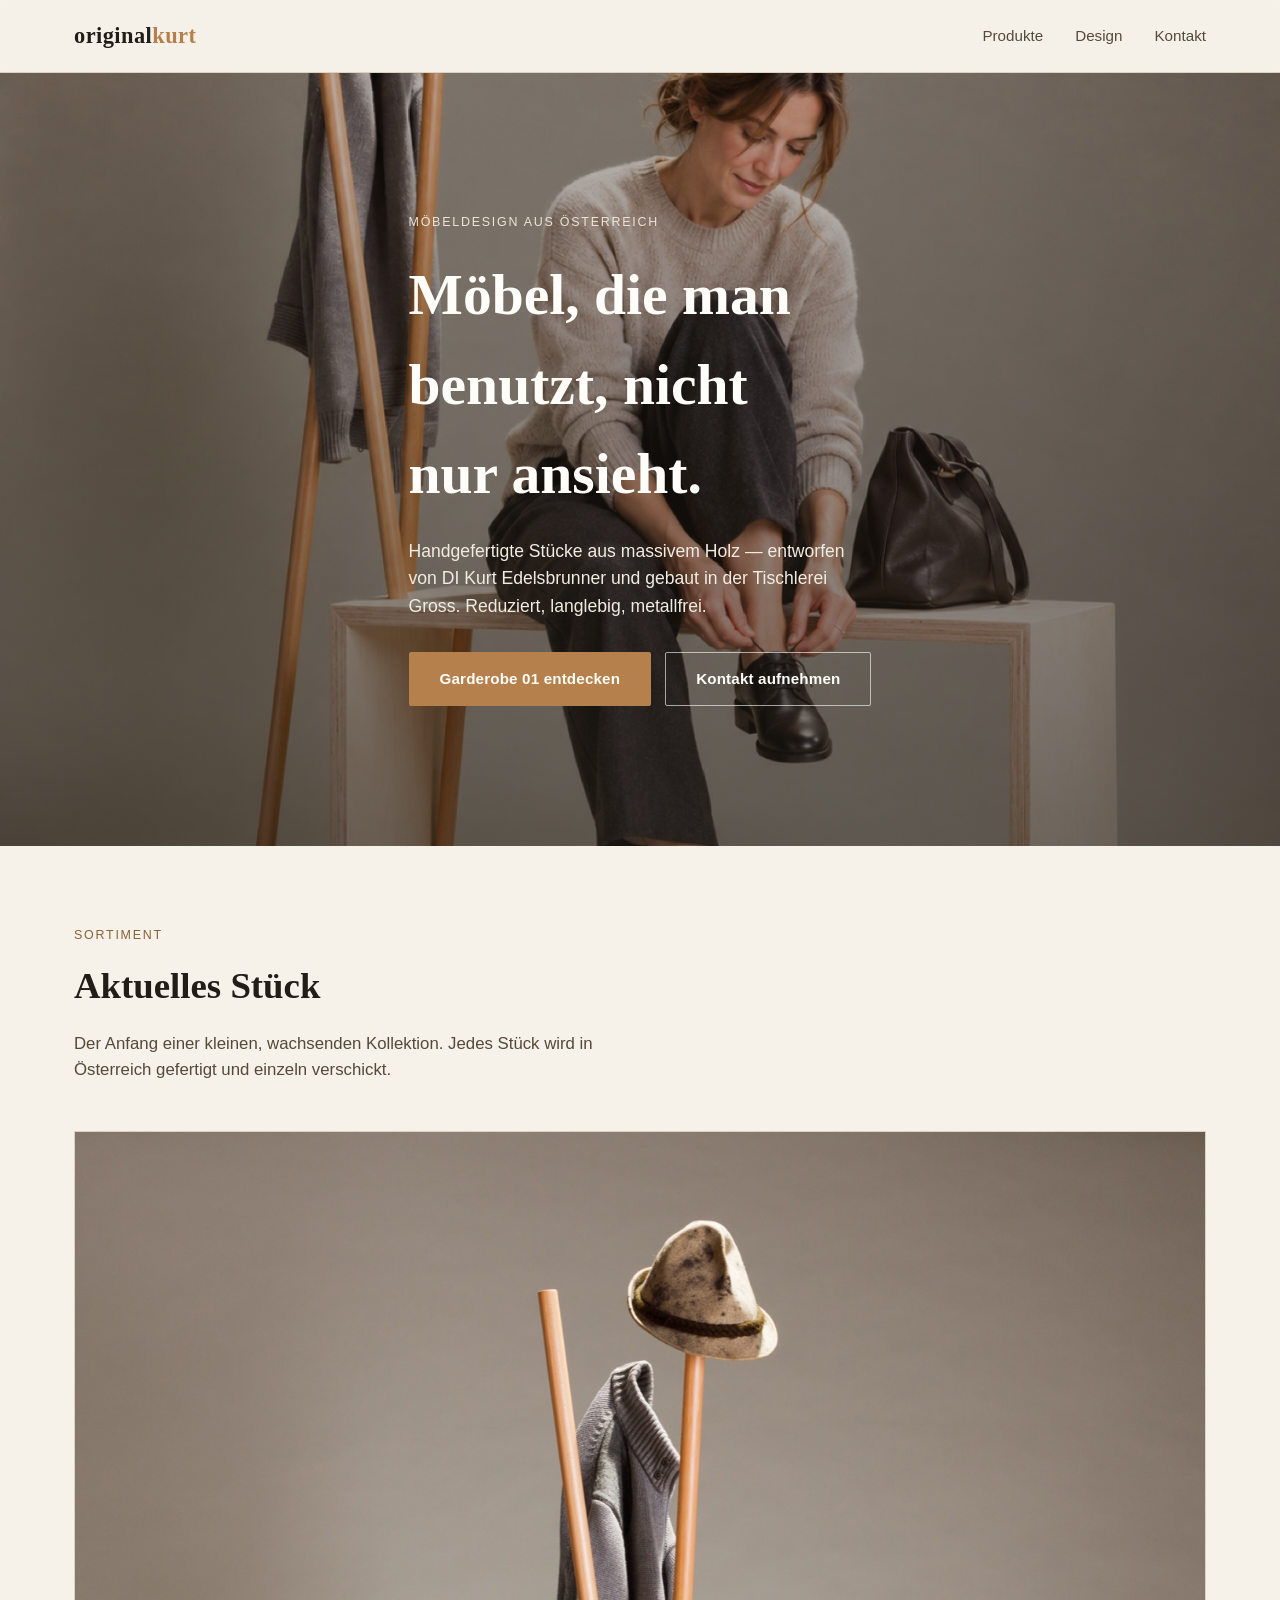
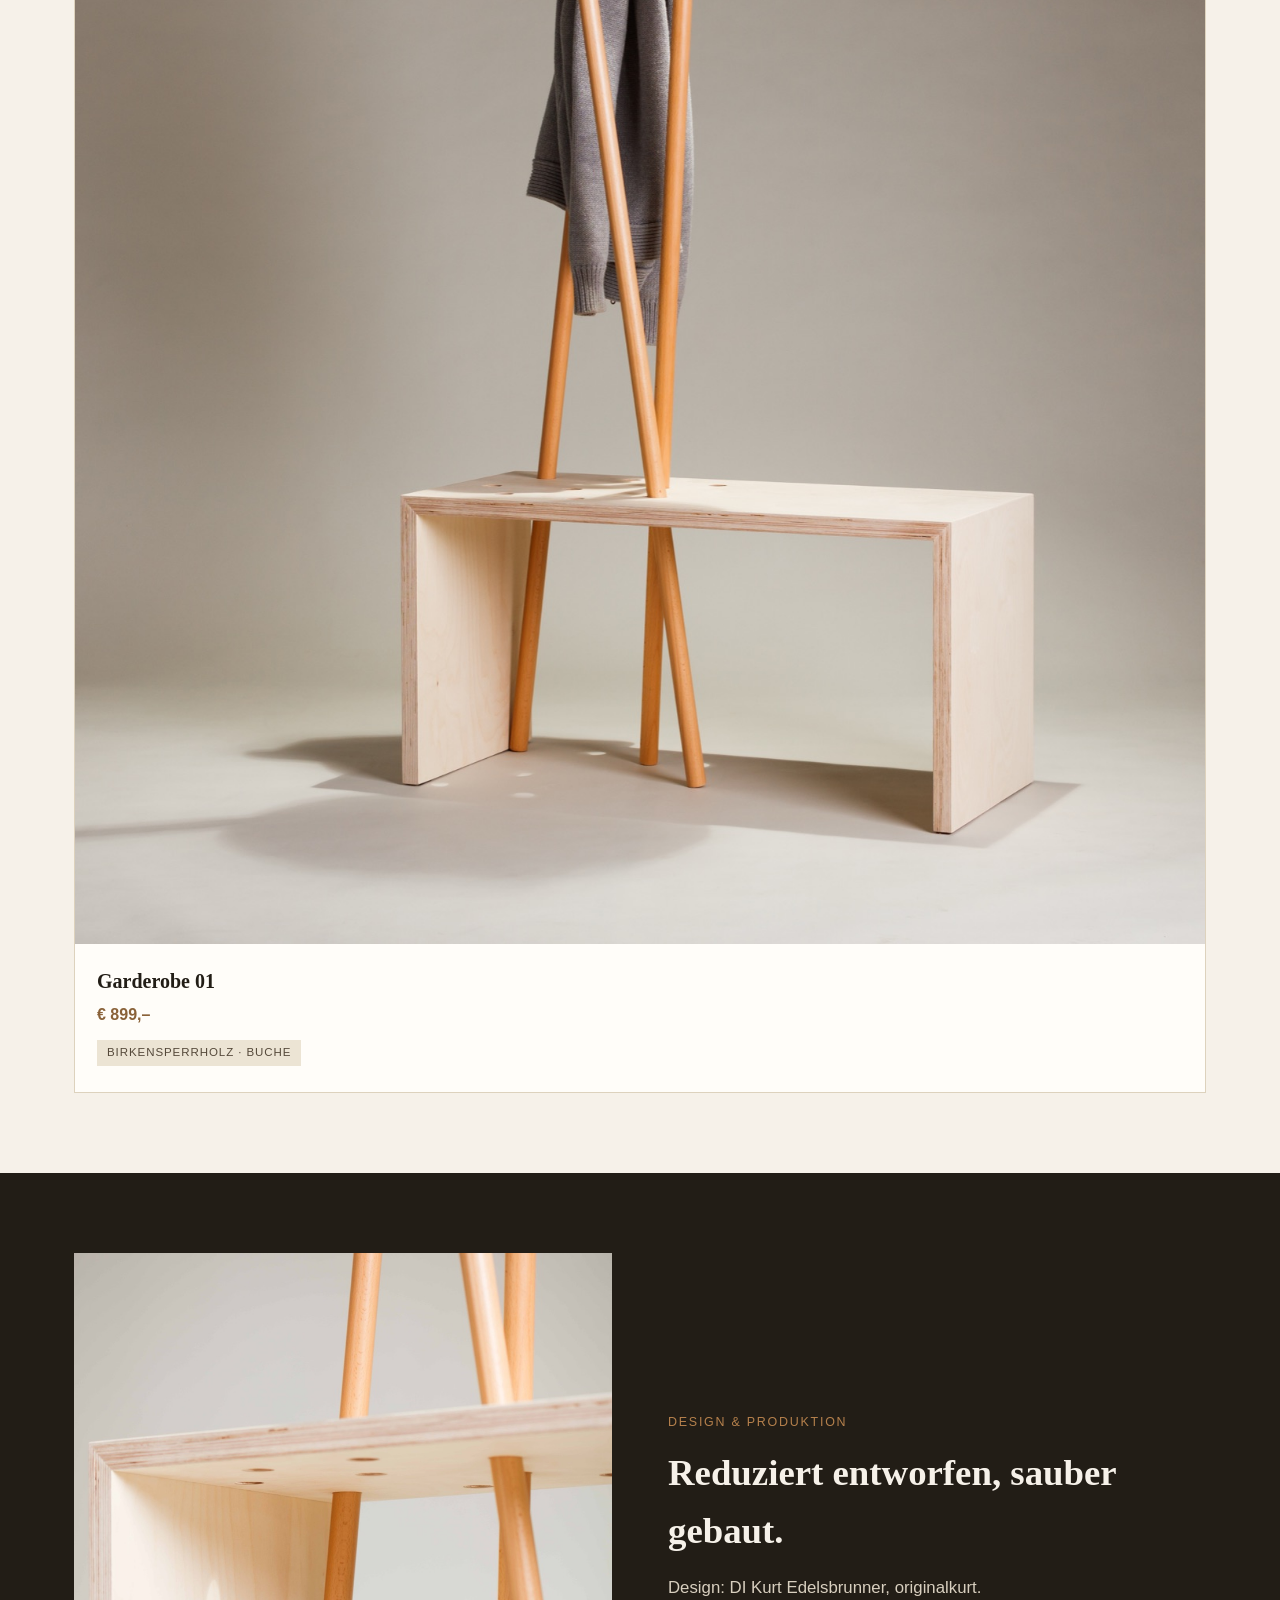
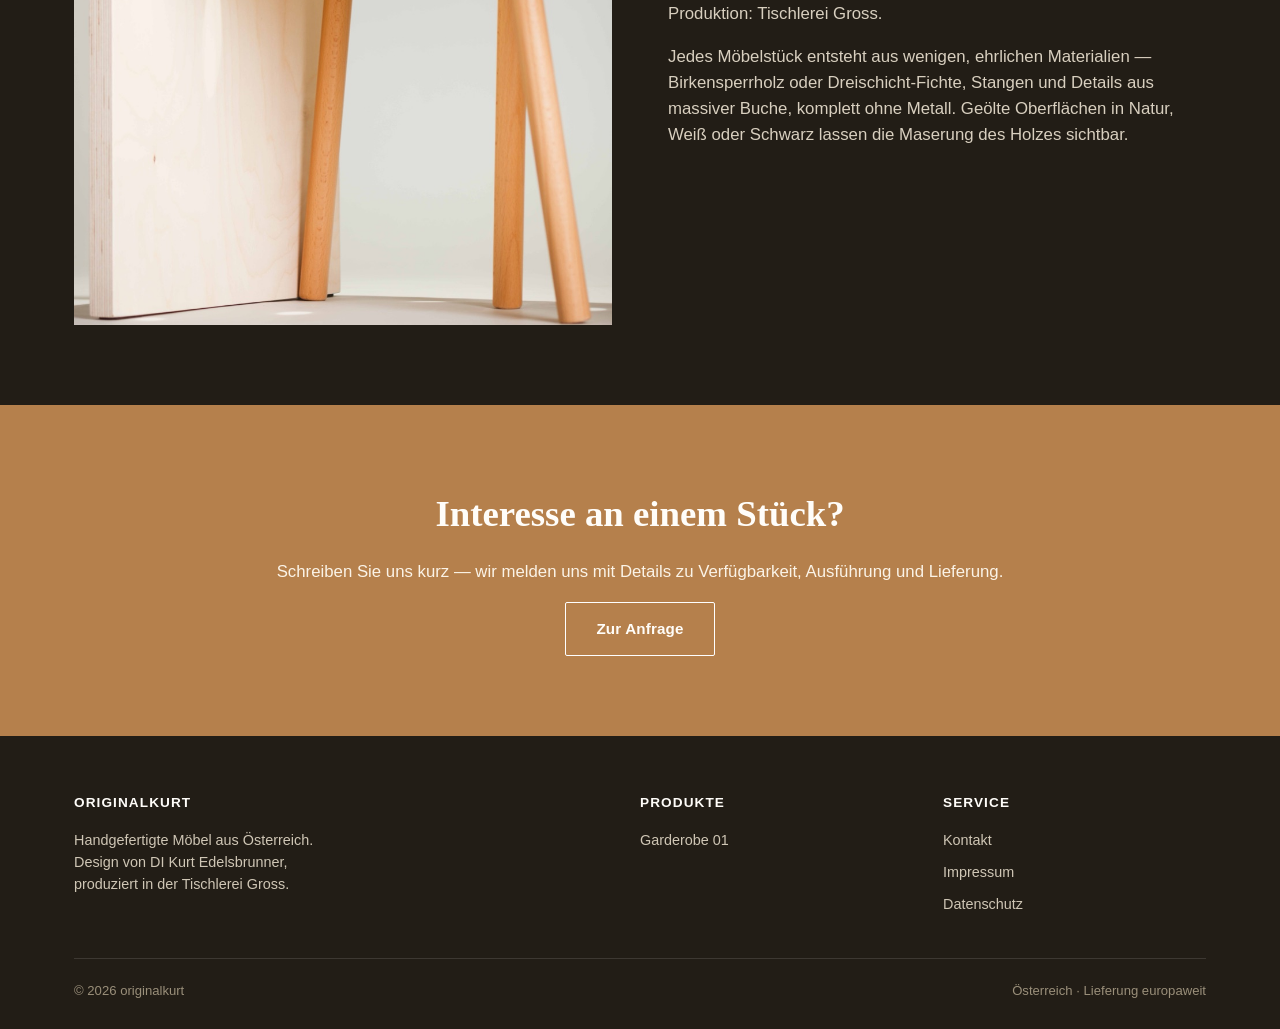
<file: index.html>
<!doctype html>
<html lang="de-AT">
<head>
  <meta charset="utf-8" />
  <meta name="viewport" content="width=device-width, initial-scale=1" />
  <title>originalkurt — Möbeldesign aus Österreich</title>
  <meta name="description" content="originalkurt: handgefertigte Möbel aus Österreich. Design von DI Kurt Edelsbrunner, produziert in der Tischlerei Gross." />
  <link rel="icon" href="favicon.svg" type="image/svg+xml" />
  <link rel="stylesheet" href="style.css" />
  <meta property="og:title" content="originalkurt — Möbeldesign aus Österreich" />
  <meta property="og:description" content="Handgefertigte Möbel aus Österreich. Design von DI Kurt Edelsbrunner." />
  <meta property="og:image" content="images/garderobe-01-hero.jpg" />
  <meta property="og:type" content="website" />
</head>
<body>

  <header class="site-header">
    <div class="wrap">
      <a href="index.html" class="logo">original<span>kurt</span></a>
      <nav class="nav">
        <a href="index.html#produkte">Produkte</a>
        <a href="index.html#design">Design</a>
        <a href="index.html#kontakt">Kontakt</a>
      </nav>
      <button class="nav-toggle" aria-label="Menü öffnen" aria-expanded="false"><span></span></button>
    </div>
  </header>

  <section class="hero" style="background-image: linear-gradient(0deg, rgba(34,29,22,0.15), rgba(34,29,22,0.15)), url('images/garderobe-01-lifestyle-1.jpg');">
    <div class="wrap">
      <div class="hero-eyebrow">Möbeldesign aus Österreich</div>
      <h1>Möbel, die man benutzt, nicht nur ansieht.</h1>
      <p>Handgefertigte Stücke aus massivem Holz — entworfen von DI Kurt Edelsbrunner und gebaut in der Tischlerei Gross. Reduziert, langlebig, metallfrei.</p>
      <div class="cta-row">
        <a href="garderobe-01.html" class="btn btn-primary">Garderobe 01 entdecken</a>
        <a href="#kontakt" class="btn btn-ghost">Kontakt aufnehmen</a>
      </div>
    </div>
  </section>

  <section id="produkte">
    <div class="wrap">
      <div class="section-head">
        <div class="eyebrow">Sortiment</div>
        <h2>Aktuelles Stück</h2>
        <p class="lede">Der Anfang einer kleinen, wachsenden Kollektion. Jedes Stück wird in Österreich gefertigt und einzeln verschickt.</p>
      </div>
      <div class="products">
        <a class="product-card" href="garderobe-01.html">
          <div class="img-box">
            <img src="images/garderobe-01-hero.jpg" alt="Garderobe 01 von originalkurt — freistehende Garderobe aus Birkensperrholz mit Sitzbank" loading="lazy" />
          </div>
          <div class="card-body">
            <h3>Garderobe 01</h3>
            <div class="price">€ 899,–</div>
            <span class="tag">Birkensperrholz · Buche</span>
          </div>
        </a>
      </div>
    </div>
  </section>

  <section id="design" class="about-dark">
    <div class="wrap about-split">
      <div class="img-box">
        <img src="images/garderobe-01-detail-1.jpg" alt="Detailaufnahme der Zapfenverbindung der Garderobe 01" loading="lazy" />
      </div>
      <div>
        <div class="eyebrow">Design &amp; Produktion</div>
        <h2>Reduziert entworfen, sauber gebaut.</h2>
        <p class="lede">
          Design: DI Kurt Edelsbrunner, originalkurt.<br />
          Produktion: Tischlerei Gross.
        </p>
        <p class="lede">
          Jedes Möbelstück entsteht aus wenigen, ehrlichen Materialien — Birkensperrholz oder Dreischicht-Fichte,
          Stangen und Details aus massiver Buche, komplett ohne Metall. Geölte Oberflächen in Natur, Weiß oder
          Schwarz lassen die Maserung des Holzes sichtbar.
        </p>
      </div>
    </div>
  </section>

  <section class="cta-band" id="kontakt">
    <div class="wrap">
      <h2>Interesse an einem Stück?</h2>
      <p class="lede">Schreiben Sie uns kurz — wir melden uns mit Details zu Verfügbarkeit, Ausführung und Lieferung.</p>
      <a href="garderobe-01.html#anfrage" class="btn btn-ghost" style="border-color:#fff;">Zur Anfrage</a>
    </div>
  </section>

  <footer class="site-footer">
    <div class="wrap">
      <div class="footer-grid">
        <div>
          <h4>originalkurt</h4>
          <p style="max-width:34ch;">Handgefertigte Möbel aus Österreich. Design von DI Kurt Edelsbrunner, produziert in der Tischlerei Gross.</p>
        </div>
        <div>
          <h4>Produkte</h4>
          <ul>
            <li><a href="garderobe-01.html">Garderobe 01</a></li>
          </ul>
        </div>
        <div>
          <h4>Service</h4>
          <ul>
            <li><a href="index.html#kontakt">Kontakt</a></li>
            <li><a href="impressum.html">Impressum</a></li>
            <li><a href="datenschutz.html">Datenschutz</a></li>
          </ul>
        </div>
      </div>
      <div class="footer-bottom">
        <span>© <span data-year></span> originalkurt</span>
        <span>Österreich · Lieferung europaweit</span>
      </div>
    </div>
  </footer>

  <script src="script.js"></script>
</body>
</html>
</file>
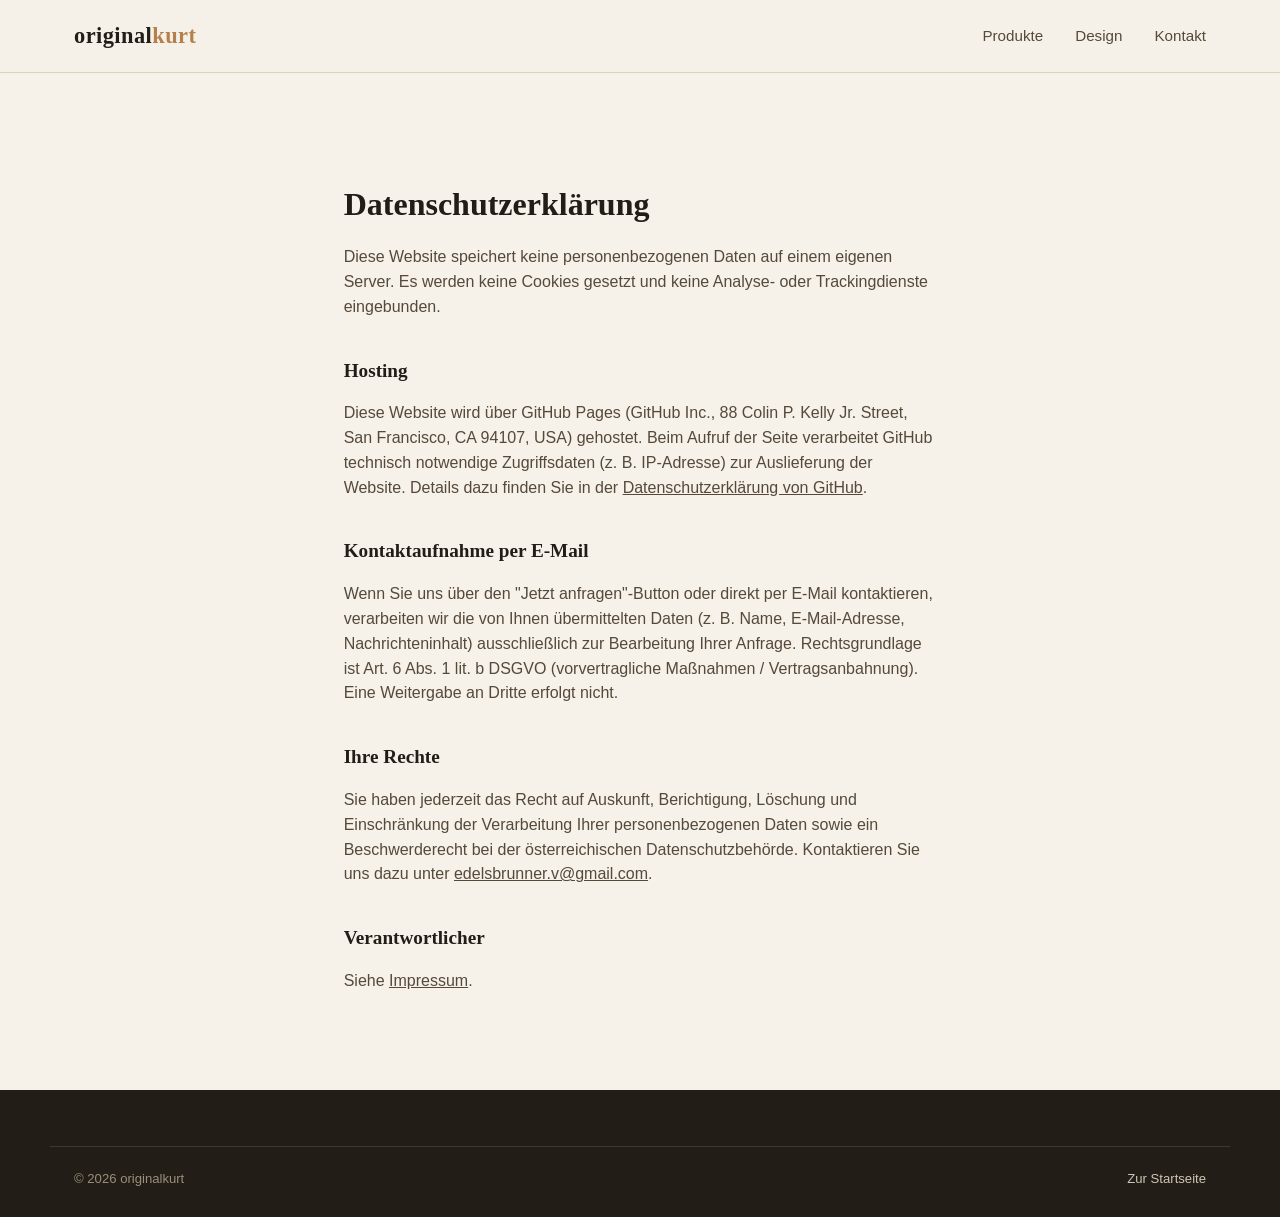
<file: datenschutz.html>
<!doctype html>
<html lang="de-AT">
<head>
  <meta charset="utf-8" />
  <meta name="viewport" content="width=device-width, initial-scale=1" />
  <title>Datenschutz — originalkurt</title>
  <link rel="icon" href="favicon.svg" type="image/svg+xml" />
  <link rel="stylesheet" href="style.css" />
</head>
<body>

  <header class="site-header">
    <div class="wrap">
      <a href="index.html" class="logo">original<span>kurt</span></a>
      <nav class="nav">
        <a href="index.html#produkte">Produkte</a>
        <a href="index.html#design">Design</a>
        <a href="index.html#kontakt">Kontakt</a>
      </nav>
      <button class="nav-toggle" aria-label="Menü öffnen" aria-expanded="false"><span></span></button>
    </div>
  </header>

  <section>
    <div class="wrap legal">
      <h1>Datenschutzerklärung</h1>
      <p>
        Diese Website speichert keine personenbezogenen Daten auf einem eigenen Server. Es werden keine
        Cookies gesetzt und keine Analyse- oder Trackingdienste eingebunden.
      </p>

      <h2>Hosting</h2>
      <p>
        Diese Website wird über GitHub Pages (GitHub Inc., 88 Colin P. Kelly Jr. Street, San Francisco, CA
        94107, USA) gehostet. Beim Aufruf der Seite verarbeitet GitHub technisch notwendige Zugriffsdaten
        (z. B. IP-Adresse) zur Auslieferung der Website. Details dazu finden Sie in der
        <a href="https://docs.github.com/en/site-policy/privacy-policies/github-general-privacy-statement" target="_blank" rel="noopener">Datenschutzerklärung von GitHub</a>.
      </p>

      <h2>Kontaktaufnahme per E-Mail</h2>
      <p>
        Wenn Sie uns über den "Jetzt anfragen"-Button oder direkt per E-Mail kontaktieren, verarbeiten wir die
        von Ihnen übermittelten Daten (z. B. Name, E-Mail-Adresse, Nachrichteninhalt) ausschließlich zur
        Bearbeitung Ihrer Anfrage. Rechtsgrundlage ist Art. 6 Abs. 1 lit. b DSGVO (vorvertragliche Maßnahmen /
        Vertragsanbahnung). Eine Weitergabe an Dritte erfolgt nicht.
      </p>

      <h2>Ihre Rechte</h2>
      <p>
        Sie haben jederzeit das Recht auf Auskunft, Berichtigung, Löschung und Einschränkung der Verarbeitung
        Ihrer personenbezogenen Daten sowie ein Beschwerderecht bei der österreichischen Datenschutzbehörde.
        Kontaktieren Sie uns dazu unter
        <a href="mailto:edelsbrunner.v@gmail.com">edelsbrunner.v@gmail.com</a>.
      </p>

      <h2>Verantwortlicher</h2>
      <p>Siehe <a href="impressum.html">Impressum</a>.</p>
    </div>
  </section>

  <footer class="site-footer">
    <div class="wrap footer-bottom">
      <span>© <span data-year></span> originalkurt</span>
      <span><a href="index.html">Zur Startseite</a></span>
    </div>
  </footer>

  <script src="script.js"></script>
</body>
</html>
</file>
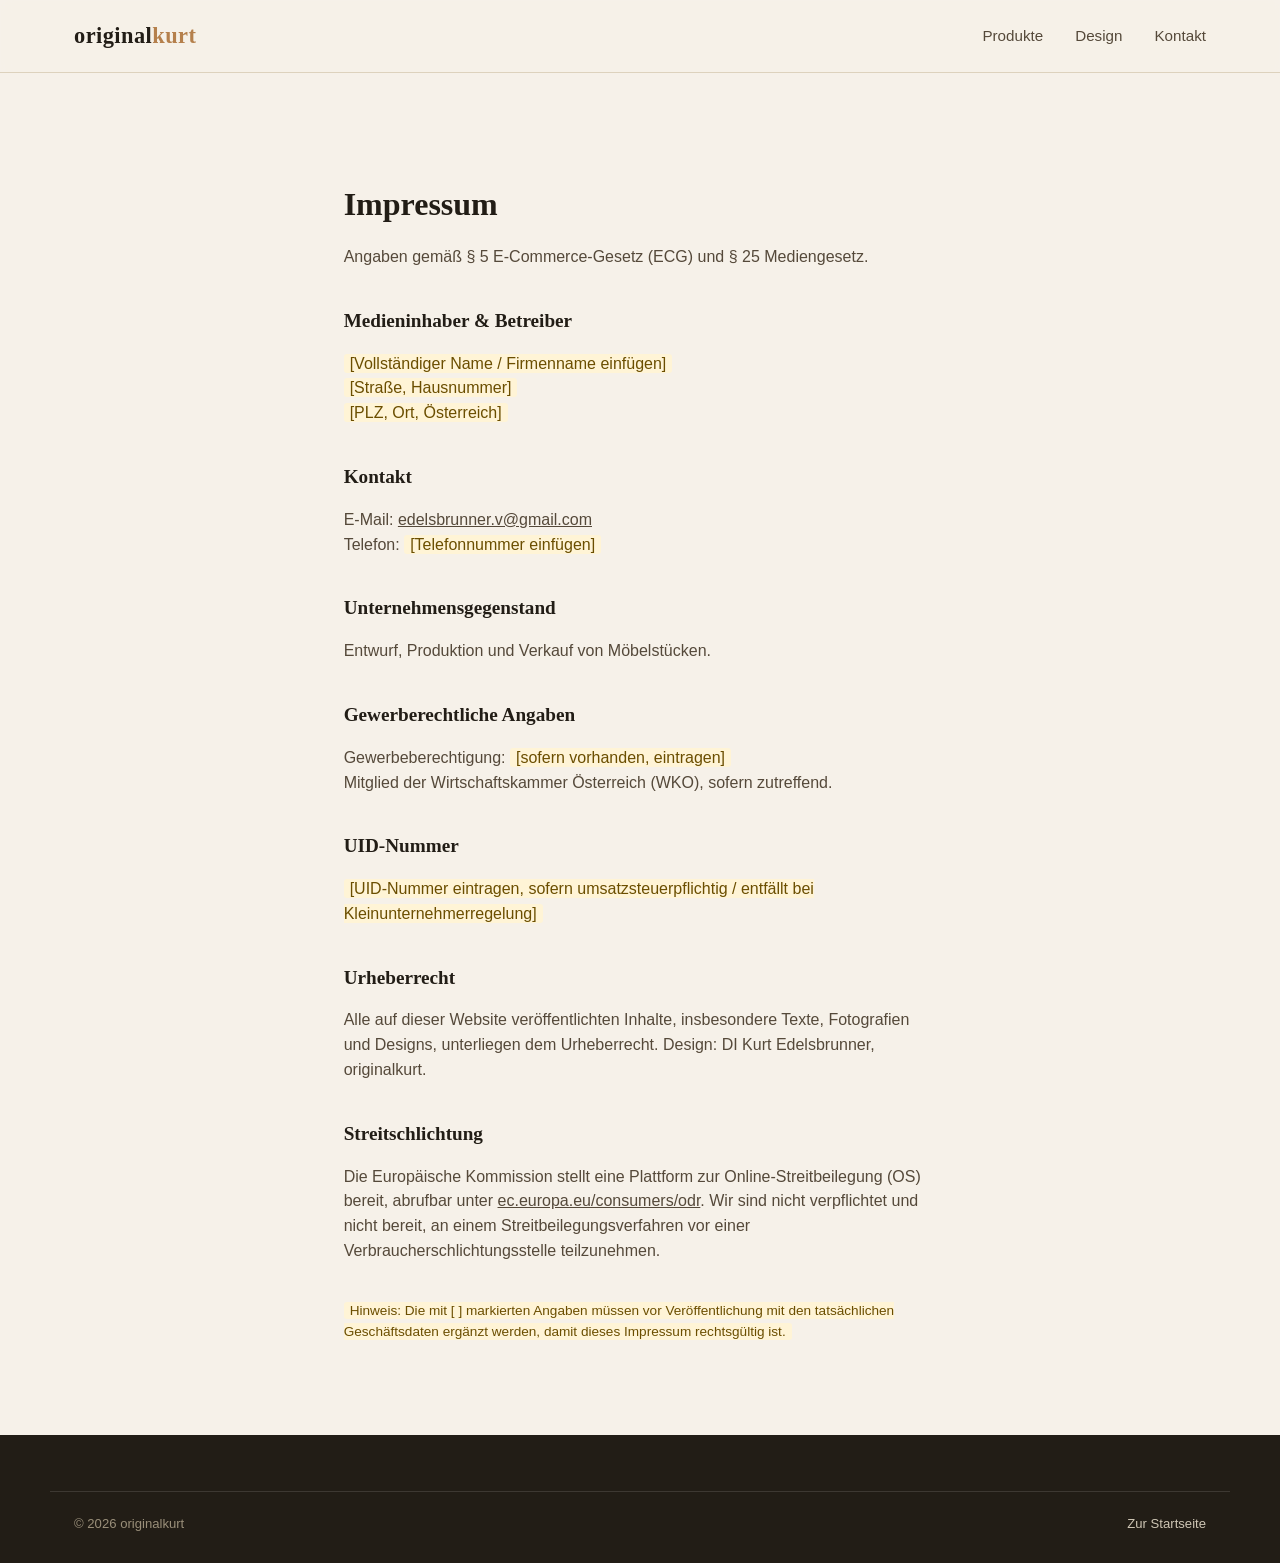
<file: impressum.html>
<!doctype html>
<html lang="de-AT">
<head>
  <meta charset="utf-8" />
  <meta name="viewport" content="width=device-width, initial-scale=1" />
  <title>Impressum — originalkurt</title>
  <link rel="icon" href="favicon.svg" type="image/svg+xml" />
  <link rel="stylesheet" href="style.css" />
</head>
<body>

  <header class="site-header">
    <div class="wrap">
      <a href="index.html" class="logo">original<span>kurt</span></a>
      <nav class="nav">
        <a href="index.html#produkte">Produkte</a>
        <a href="index.html#design">Design</a>
        <a href="index.html#kontakt">Kontakt</a>
      </nav>
      <button class="nav-toggle" aria-label="Menü öffnen" aria-expanded="false"><span></span></button>
    </div>
  </header>

  <section>
    <div class="wrap legal">
      <h1>Impressum</h1>
      <p>Angaben gemäß § 5 E-Commerce-Gesetz (ECG) und § 25 Mediengesetz.</p>

      <h2>Medieninhaber &amp; Betreiber</h2>
      <p>
        <span class="placeholder">[Vollständiger Name / Firmenname einfügen]</span><br />
        <span class="placeholder">[Straße, Hausnummer]</span><br />
        <span class="placeholder">[PLZ, Ort, Österreich]</span>
      </p>

      <h2>Kontakt</h2>
      <p>
        E-Mail: <a href="mailto:edelsbrunner.v@gmail.com">edelsbrunner.v@gmail.com</a><br />
        Telefon: <span class="placeholder">[Telefonnummer einfügen]</span>
      </p>

      <h2>Unternehmensgegenstand</h2>
      <p>Entwurf, Produktion und Verkauf von Möbelstücken.</p>

      <h2>Gewerberechtliche Angaben</h2>
      <p>
        Gewerbeberechtigung: <span class="placeholder">[sofern vorhanden, eintragen]</span><br />
        Mitglied der Wirtschaftskammer Österreich (WKO), sofern zutreffend.
      </p>

      <h2>UID-Nummer</h2>
      <p><span class="placeholder">[UID-Nummer eintragen, sofern umsatzsteuerpflichtig / entfällt bei Kleinunternehmerregelung]</span></p>

      <h2>Urheberrecht</h2>
      <p>
        Alle auf dieser Website veröffentlichten Inhalte, insbesondere Texte, Fotografien und Designs,
        unterliegen dem Urheberrecht. Design: DI Kurt Edelsbrunner, originalkurt.
      </p>

      <h2>Streitschlichtung</h2>
      <p>
        Die Europäische Kommission stellt eine Plattform zur Online-Streitbeilegung (OS) bereit, abrufbar unter
        <a href="https://ec.europa.eu/consumers/odr" target="_blank" rel="noopener">ec.europa.eu/consumers/odr</a>.
        Wir sind nicht verpflichtet und nicht bereit, an einem Streitbeilegungsverfahren vor einer
        Verbraucherschlichtungsstelle teilzunehmen.
      </p>

      <p style="margin-top:36px;font-size:0.85rem;">
        <span class="placeholder">Hinweis: Die mit [ ] markierten Angaben müssen vor Veröffentlichung mit den
        tatsächlichen Geschäftsdaten ergänzt werden, damit dieses Impressum rechtsgültig ist.</span>
      </p>
    </div>
  </section>

  <footer class="site-footer">
    <div class="wrap footer-bottom">
      <span>© <span data-year></span> originalkurt</span>
      <span><a href="index.html">Zur Startseite</a></span>
    </div>
  </footer>

  <script src="script.js"></script>
</body>
</html>
</file>
<file: style.css>
/* originalkurt — shared styles */

:root {
  --cream: #f6f1e9;
  --cream-dark: #ece4d4;
  --wood: #b5804c;
  --wood-dark: #8a6239;
  --ink: #221d16;
  --ink-soft: #55493a;
  --line: #ddd2bd;
  --white: #fffdf9;
  --radius: 2px;
  --maxw: 1180px;
  --serif: Georgia, "Iowan Old Style", "Palatino Linotype", ui-serif, serif;
  --sans: -apple-system, BlinkMacSystemFont, "Segoe UI", Roboto, Helvetica, Arial, sans-serif;
}

* { box-sizing: border-box; }

html { scroll-behavior: smooth; }

body {
  margin: 0;
  font-family: var(--sans);
  color: var(--ink);
  background: var(--cream);
  line-height: 1.55;
  -webkit-font-smoothing: antialiased;
}

img { max-width: 100%; display: block; }

a { color: inherit; }

.wrap {
  max-width: var(--maxw);
  margin: 0 auto;
  padding: 0 24px;
}

/* Header */

.site-header {
  position: sticky;
  top: 0;
  z-index: 50;
  background: rgba(246, 241, 233, 0.92);
  backdrop-filter: saturate(140%) blur(6px);
  border-bottom: 1px solid var(--line);
}

.site-header .wrap {
  display: flex;
  align-items: center;
  justify-content: space-between;
  height: 72px;
}

.logo {
  font-family: var(--serif);
  font-size: 1.4rem;
  letter-spacing: 0.02em;
  text-decoration: none;
  color: var(--ink);
  font-weight: 600;
}

.logo span {
  color: var(--wood);
}

.nav {
  display: flex;
  gap: 32px;
}

.nav a {
  text-decoration: none;
  font-size: 0.95rem;
  color: var(--ink-soft);
  transition: color 0.15s ease;
}

.nav a:hover { color: var(--ink); }

.nav-toggle {
  display: none;
  background: none;
  border: none;
  cursor: pointer;
  padding: 8px;
}

.nav-toggle span,
.nav-toggle::before,
.nav-toggle::after {
  display: block;
  width: 24px;
  height: 2px;
  background: var(--ink);
  margin: 5px 0;
  content: "";
  transition: transform 0.2s ease, opacity 0.2s ease;
}

@media (max-width: 760px) {
  .nav-toggle { display: block; }
  .nav {
    position: absolute;
    top: 72px;
    left: 0;
    right: 0;
    background: var(--cream);
    flex-direction: column;
    gap: 0;
    border-bottom: 1px solid var(--line);
    max-height: 0;
    overflow: hidden;
    transition: max-height 0.25s ease;
  }
  .nav.open { max-height: 300px; }
  .nav a {
    padding: 16px 24px;
    border-top: 1px solid var(--line);
  }
}

/* Hero */

.hero {
  position: relative;
  display: flex;
  align-items: center;
  min-height: 72vh;
  background: var(--ink) center/cover no-repeat;
  color: var(--white);
}

.hero::after {
  content: "";
  position: absolute;
  inset: 0;
  background: linear-gradient(180deg, rgba(34,29,22,0.15), rgba(34,29,22,0.55));
}

.hero .wrap {
  position: relative;
  z-index: 1;
  padding-top: 60px;
  padding-bottom: 60px;
}

.hero-eyebrow {
  text-transform: uppercase;
  letter-spacing: 0.14em;
  font-size: 0.78rem;
  color: var(--cream-dark);
  margin-bottom: 18px;
}

.hero h1 {
  font-family: var(--serif);
  font-size: clamp(2.2rem, 5vw, 3.6rem);
  font-weight: 600;
  margin: 0 0 20px;
  max-width: 14ch;
}

.hero p {
  max-width: 46ch;
  font-size: 1.1rem;
  color: #f1ece1;
  margin: 0 0 32px;
}

/* Buttons */

.btn {
  display: inline-block;
  padding: 14px 30px;
  border-radius: var(--radius);
  font-size: 0.95rem;
  text-decoration: none;
  font-weight: 600;
  letter-spacing: 0.01em;
  transition: background 0.15s ease, color 0.15s ease, border-color 0.15s ease;
  border: 1px solid transparent;
}

.btn-primary {
  background: var(--wood);
  color: var(--white);
}
.btn-primary:hover { background: var(--wood-dark); }

.btn-ghost {
  border-color: rgba(255,255,255,0.6);
  color: var(--white);
}
.btn-ghost:hover { background: rgba(255,255,255,0.12); }

.btn-outline {
  border-color: var(--wood);
  color: var(--wood-dark);
  background: transparent;
}
.btn-outline:hover { background: var(--wood); color: var(--white); }

/* Sections */

section { padding: 80px 0; }

.section-head {
  max-width: 60ch;
  margin: 0 0 48px;
}

.eyebrow {
  text-transform: uppercase;
  letter-spacing: 0.14em;
  font-size: 0.78rem;
  color: var(--wood-dark);
  margin-bottom: 12px;
}

h2 {
  font-family: var(--serif);
  font-size: clamp(1.7rem, 3vw, 2.3rem);
  margin: 0 0 14px;
}

.lede {
  color: var(--ink-soft);
  font-size: 1.05rem;
}

/* Product card / grid */

.products {
  display: grid;
  grid-template-columns: repeat(auto-fit, minmax(280px, 1fr));
  gap: 32px;
}

.product-card {
  background: var(--white);
  border: 1px solid var(--line);
  text-decoration: none;
  color: var(--ink);
  display: block;
  overflow: hidden;
  transition: box-shadow 0.2s ease, transform 0.2s ease;
}

.product-card:hover {
  box-shadow: 0 18px 36px -24px rgba(34,29,22,0.4);
  transform: translateY(-2px);
}

.product-card .img-box {
  aspect-ratio: 4 / 5;
  overflow: hidden;
  background: var(--cream-dark);
}

.product-card img {
  width: 100%;
  height: 100%;
  object-fit: cover;
  transition: transform 0.4s ease;
}

.product-card:hover img { transform: scale(1.04); }

.product-card .card-body { padding: 22px 22px 26px; }

.product-card h3 {
  font-family: var(--serif);
  margin: 0 0 6px;
  font-size: 1.25rem;
}

.product-card .price {
  color: var(--wood-dark);
  font-weight: 600;
}

.product-card .tag {
  display: inline-block;
  font-size: 0.72rem;
  text-transform: uppercase;
  letter-spacing: 0.08em;
  background: var(--cream-dark);
  color: var(--ink-soft);
  padding: 4px 10px;
  margin-top: 12px;
}

/* Product detail */

.product-hero {
  display: grid;
  grid-template-columns: 1.2fr 1fr;
  gap: 56px;
  align-items: start;
}

@media (max-width: 860px) {
  .product-hero { grid-template-columns: 1fr; gap: 36px; }
}

.gallery-main {
  aspect-ratio: 4 / 5;
  overflow: hidden;
  background: var(--cream-dark);
  border: 1px solid var(--line);
  margin-bottom: 12px;
}

.gallery-main img {
  width: 100%;
  height: 100%;
  object-fit: cover;
  cursor: zoom-in;
}

.gallery-thumbs {
  display: grid;
  grid-template-columns: repeat(4, 1fr);
  gap: 10px;
}

.gallery-thumbs button {
  padding: 0;
  border: 1px solid var(--line);
  background: var(--cream-dark);
  cursor: pointer;
  aspect-ratio: 1;
  overflow: hidden;
}

.gallery-thumbs button.active { border-color: var(--wood); }

.gallery-thumbs img {
  width: 100%;
  height: 100%;
  object-fit: cover;
}

.product-info .price-row {
  display: flex;
  align-items: baseline;
  gap: 12px;
  margin: 6px 0 22px;
}

.product-info .price {
  font-family: var(--serif);
  font-size: 2rem;
  color: var(--wood-dark);
}

.product-info .price-note {
  color: var(--ink-soft);
  font-size: 0.9rem;
}

.product-info h1 {
  font-family: var(--serif);
  font-size: clamp(1.9rem, 3.4vw, 2.6rem);
  margin: 0 0 4px;
}

.product-info .subtitle {
  color: var(--ink-soft);
  margin-bottom: 18px;
}

.product-info p.desc {
  color: var(--ink-soft);
}

.field {
  margin: 22px 0 18px;
}

.field label {
  display: block;
  font-size: 0.85rem;
  font-weight: 600;
  margin-bottom: 8px;
}

.field select {
  width: 100%;
  padding: 12px 14px;
  border: 1px solid var(--line);
  background: var(--white);
  font-family: var(--sans);
  font-size: 0.95rem;
  border-radius: var(--radius);
  appearance: none;
  background-image: url("data:image/svg+xml;utf8,<svg xmlns='http://www.w3.org/2000/svg' viewBox='0 0 20 20' fill='%2355493a'><path d='M5.5 7.5l4.5 4.5 4.5-4.5z'/></svg>");
  background-repeat: no-repeat;
  background-position: right 14px center;
}

.cta-row {
  display: flex;
  gap: 14px;
  flex-wrap: wrap;
  margin-top: 8px;
}

.hint {
  font-size: 0.85rem;
  color: var(--ink-soft);
  margin-top: 14px;
}

/* Specs table */

.specs {
  width: 100%;
  border-collapse: collapse;
  margin-top: 8px;
}

.specs tr { border-top: 1px solid var(--line); }
.specs tr:first-child { border-top: none; }

.specs th, .specs td {
  text-align: left;
  padding: 14px 0;
  font-size: 0.95rem;
  vertical-align: top;
}

.specs th {
  color: var(--ink-soft);
  font-weight: 500;
  width: 38%;
}

/* Detail shots strip */

.shots {
  display: grid;
  grid-template-columns: repeat(2, 1fr);
  gap: 24px;
}

.shots img {
  width: 100%;
  aspect-ratio: 4 / 3;
  object-fit: cover;
}

/* About / designer */

.about-split {
  display: grid;
  grid-template-columns: 1fr 1fr;
  gap: 56px;
  align-items: center;
}

@media (max-width: 860px) {
  .about-split { grid-template-columns: 1fr; }
}

.about-split .img-box {
  aspect-ratio: 4 / 5;
  overflow: hidden;
  background: var(--cream-dark);
}

.about-split img {
  width: 100%;
  height: 100%;
  object-fit: cover;
}

.about-dark {
  background: var(--ink);
  color: var(--cream);
}

.about-dark .eyebrow { color: var(--wood); }
.about-dark .lede { color: #d8cfbf; }

/* Contact / CTA band */

.cta-band {
  background: var(--wood);
  color: var(--white);
  text-align: center;
}

.cta-band h2 { color: var(--white); }
.cta-band .lede { color: #fbf3e7; }

/* Footer */

.site-footer {
  background: var(--ink);
  color: #cfc6b5;
  padding: 56px 0 28px;
  font-size: 0.9rem;
}

.footer-grid {
  display: grid;
  grid-template-columns: 2fr 1fr 1fr;
  gap: 40px;
  padding-bottom: 32px;
}

@media (max-width: 700px) {
  .footer-grid { grid-template-columns: 1fr; gap: 28px; }
}

.site-footer h4 {
  color: var(--white);
  font-size: 0.85rem;
  text-transform: uppercase;
  letter-spacing: 0.08em;
  margin: 0 0 16px;
}

.site-footer ul {
  list-style: none;
  margin: 0;
  padding: 0;
}

.site-footer li { margin-bottom: 10px; }

.site-footer a {
  text-decoration: none;
  color: #cfc6b5;
}
.site-footer a:hover { color: var(--white); }

.footer-bottom {
  border-top: 1px solid rgba(255,255,255,0.12);
  padding-top: 22px;
  display: flex;
  justify-content: space-between;
  flex-wrap: wrap;
  gap: 10px;
  color: #9a8f7a;
  font-size: 0.82rem;
}

/* Legal pages */

.legal {
  max-width: 72ch;
}

.legal h1 {
  font-family: var(--serif);
  font-size: 2rem;
  margin-bottom: 10px;
}

.legal h2 {
  font-size: 1.2rem;
  margin-top: 36px;
}

.legal p, .legal li { color: var(--ink-soft); }

.placeholder {
  background: #fff4d6;
  color: #6b4e00;
  padding: 1px 6px;
  border-radius: 3px;
}

/* Lightbox */

.lightbox {
  position: fixed;
  inset: 0;
  background: rgba(17, 14, 10, 0.92);
  display: none;
  align-items: center;
  justify-content: center;
  z-index: 100;
  padding: 24px;
}

.lightbox.open { display: flex; }

.lightbox img {
  max-width: 100%;
  max-height: 90vh;
  object-fit: contain;
}

.lightbox-close {
  position: absolute;
  top: 24px;
  right: 24px;
  background: none;
  border: none;
  color: var(--white);
  font-size: 2rem;
  cursor: pointer;
  line-height: 1;
}
</file>
